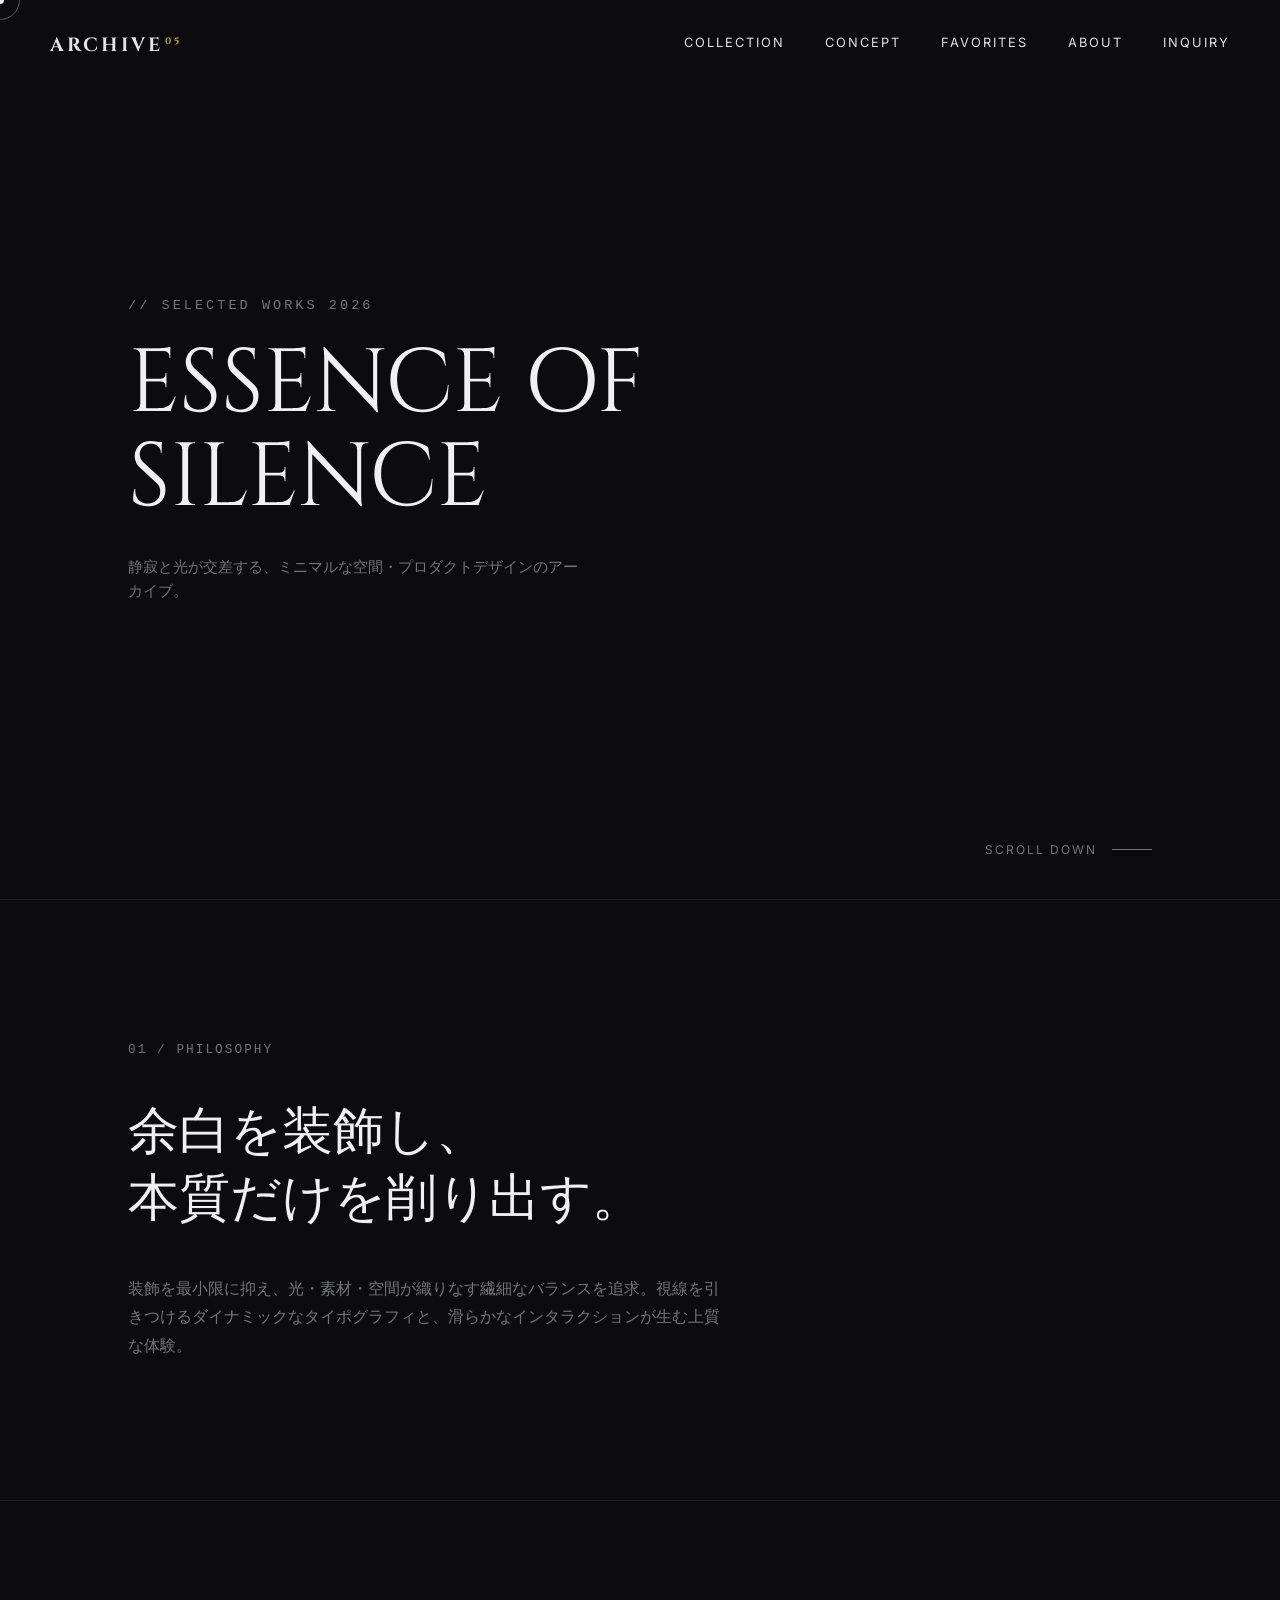
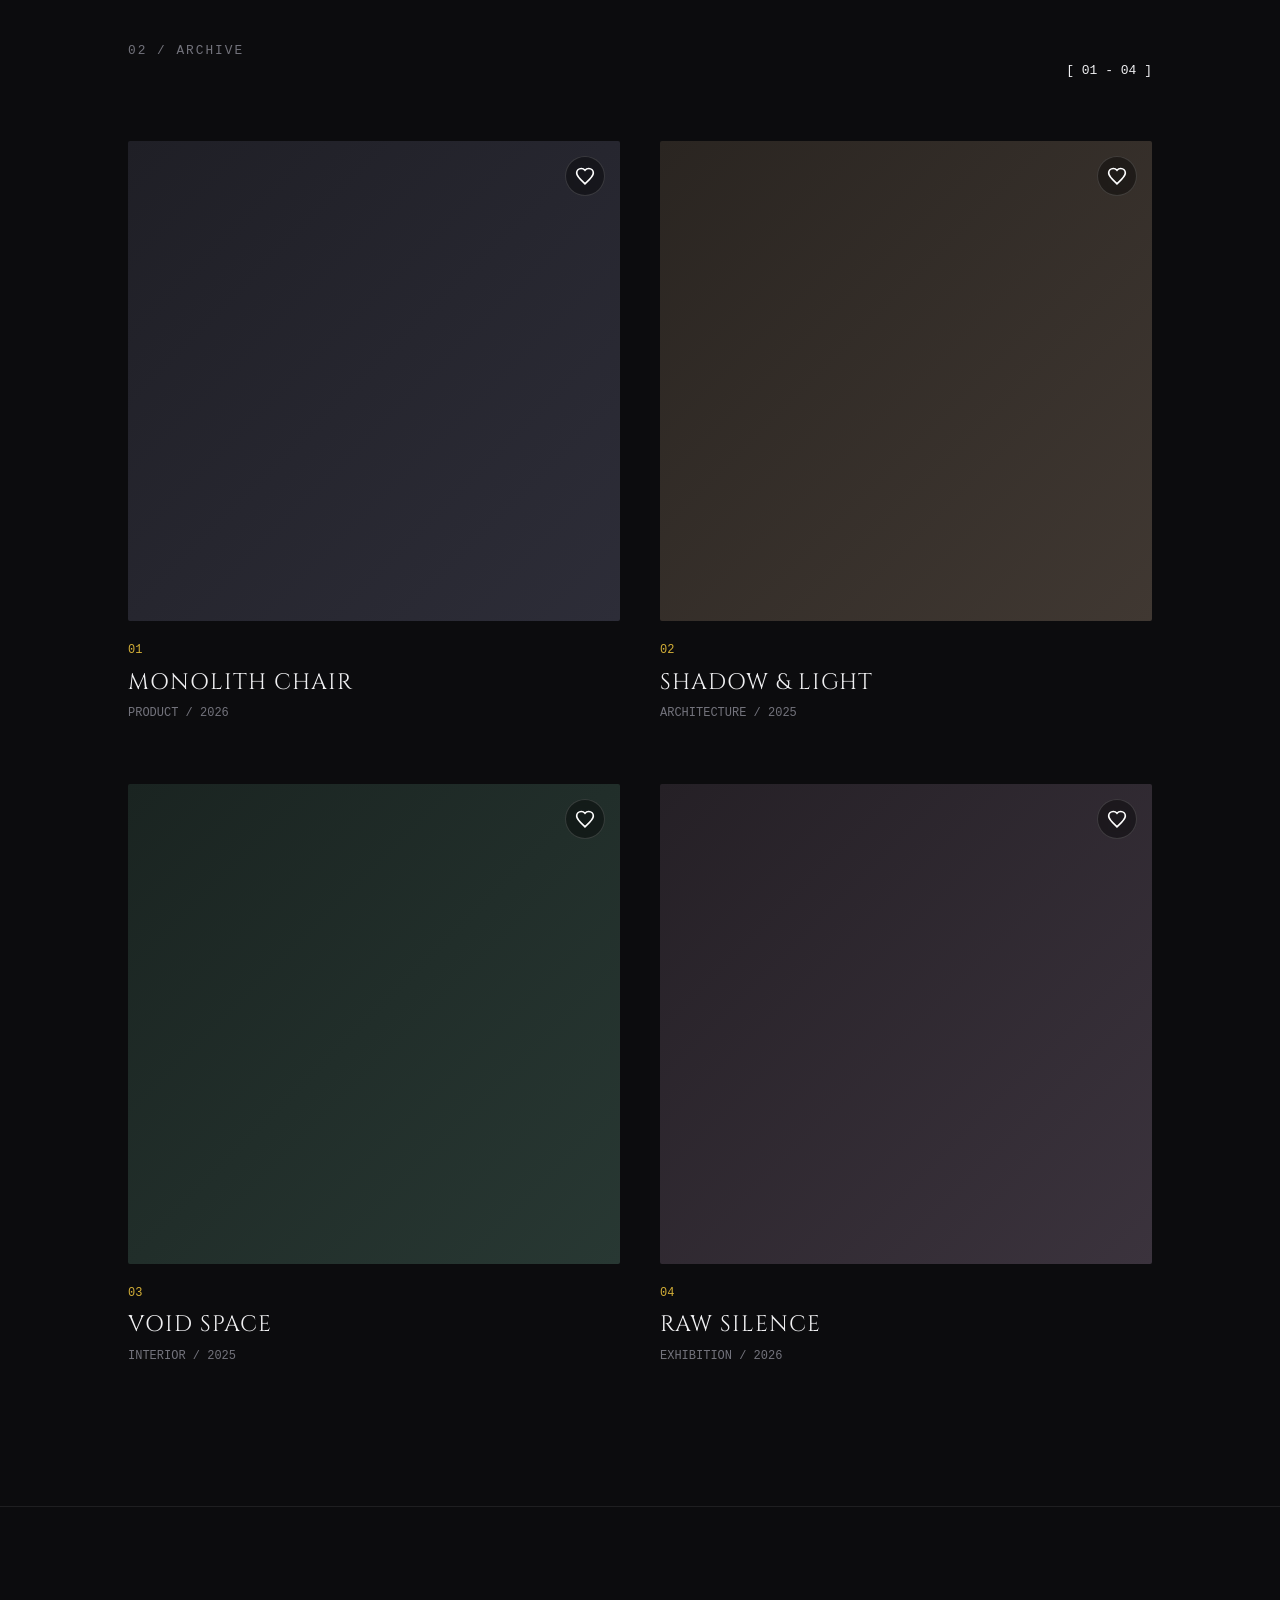
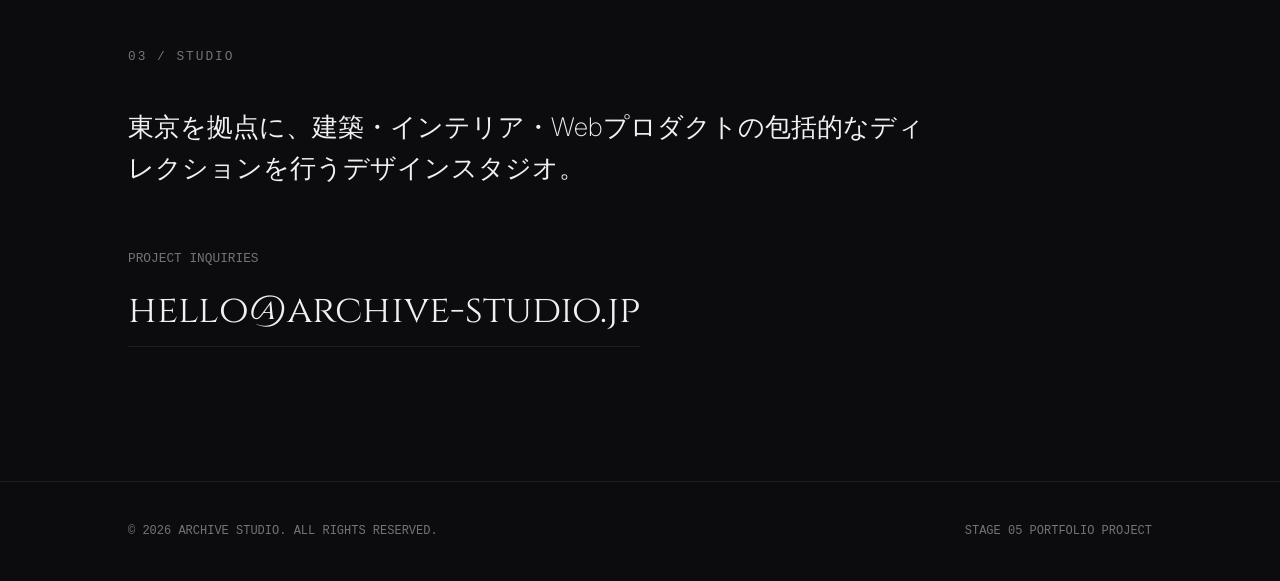
<file: index.html>
<!DOCTYPE html>
<html lang="ja">
<head>
  <meta charset="UTF-8">
  <meta name="viewport" content="width=device-width, initial-scale=1.0">
  <title>ARCHIVE / STUDIO - CONCEPT</title>
  <link rel="preconnect" href="https://fonts.googleapis.com">
  <link rel="preconnect" href="https://fonts.gstatic.com" crossorigin>
  <link href="https://fonts.googleapis.com/css2?family=Cinzel:wght@400;600;700&family=Inter:wght@200;400;600&display=swap" rel="stylesheet">
  <link rel="stylesheet" href="style.css">
</head>
<body>

  <!-- カスタムカーソル -->
  <div class="custom-cursor"></div>
  <div class="cursor-follower"></div>

  <!-- ヘッダー -->
  <header class="site-header">
    <div class="brand-logo hover-target">ARCHIVE<sup>05</sup></div>
    <nav class="site-nav">
      <a href="#works" class="nav-link hover-target">COLLECTION</a>
      <a href="#concept" class="nav-link hover-target">CONCEPT</a>
      <a href="favorites.html" class="nav-link hover-target">FAVORITES</a>
      <a href="#about" class="nav-link hover-target">ABOUT</a>
      <a href="#contact" class="nav-link hover-target">INQUIRY</a>
    </nav>
  </header>

  <main>
    <!-- 1. ヒーローセクション（見開き） -->
    <section class="hero-section">
      <div class="hero-text-wrap">
        <p class="hero-sub font-mono">// SELECTED WORKS 2026</p>
        <h1 class="hero-title hover-target">ESSENCE OF<br>SILENCE</h1>
        <p class="hero-desc">静寂と光が交差する、ミニマルな空間・プロダクトデザインのアーカイブ。</p>
      </div>
      <div class="hero-scroll-indicator">
        <span>SCROLL DOWN</span>
        <div class="scroll-line"></div>
      </div>
    </section>

    <!-- 2. コンセプトセクション -->
    <section id="concept" class="section-container concept-section">
      <div class="section-label font-mono">01 / PHILOSOPHY</div>
      <h2 class="concept-statement hover-target">
        余白を装飾し、<br>
        本質だけを削り出す。
      </h2>
      <p class="concept-text">
        装飾を最小限に抑え、光・素材・空間が織りなす繊細なバランスを追求。視線を引きつけるダイナミックなタイポグラフィと、滑らかなインタラクションが生む上質な体験。
      </p>
    </section>

    <!-- 3. コレクション・ギャラリーセクション -->
    <section id="works" class="section-container gallery-section">
      <div class="section-header-flex">
        <div class="section-label font-mono">02 / ARCHIVE</div>
        <div class="gallery-counter font-mono">[ 01 - 04 ]</div>
      </div>

      <div class="gallery-grid">
        <!-- Card 1 -->
        <article class="work-card hover-target" data-tilt data-id="work-01">
          <div class="card-img-wrap">
            <div class="dummy-img img-1"></div>
            <div class="card-overlay"><span>VIEW PROJECT</span></div>
            <button class="like-btn hover-target" aria-label="お気に入りに追加">
              <svg class="heart-icon" viewBox="0 0 24 24" width="20" height="20">
                <path d="M12 21.35l-1.45-1.32C5.4 15.36 2 12.28 2 8.5 2 5.42 4.42 3 7.5 3c1.74 0 3.41.81 4.5 2.09C13.09 3.81 14.76 3 16.5 3 19.58 3 22 5.42 22 8.5c0 3.78-3.4 6.86-8.55 11.54L12 21.35z"/>
              </svg>
            </button>
          </div>
          <div class="card-info">
            <span class="card-num font-mono">01</span>
            <h3 class="card-title">MONOLITH CHAIR</h3>
            <p class="card-cat font-mono">PRODUCT / 2026</p>
          </div>
        </article>

        <!-- Card 2 -->
        <article class="work-card hover-target" data-tilt data-id="work-02">
          <div class="card-img-wrap">
            <div class="dummy-img img-2"></div>
            <div class="card-overlay"><span>VIEW PROJECT</span></div>
            <button class="like-btn hover-target" aria-label="お気に入りに追加">
              <svg class="heart-icon" viewBox="0 0 24 24" width="20" height="20">
                <path d="M12 21.35l-1.45-1.32C5.4 15.36 2 12.28 2 8.5 2 5.42 4.42 3 7.5 3c1.74 0 3.41.81 4.5 2.09C13.09 3.81 14.76 3 16.5 3 19.58 3 22 5.42 22 8.5c0 3.78-3.4 6.86-8.55 11.54L12 21.35z"/>
              </svg>
            </button>
          </div>
          <div class="card-info">
            <span class="card-num font-mono">02</span>
            <h3 class="card-title">SHADOW & LIGHT</h3>
            <p class="card-cat font-mono">ARCHITECTURE / 2025</p>
          </div>
        </article>

        <!-- Card 3 -->
        <article class="work-card hover-target" data-tilt data-id="work-03">
          <div class="card-img-wrap">
            <div class="dummy-img img-3"></div>
            <div class="card-overlay"><span>VIEW PROJECT</span></div>
            <button class="like-btn hover-target" aria-label="お気に入りに追加">
              <svg class="heart-icon" viewBox="0 0 24 24" width="20" height="20">
                <path d="M12 21.35l-1.45-1.32C5.4 15.36 2 12.28 2 8.5 2 5.42 4.42 3 7.5 3c1.74 0 3.41.81 4.5 2.09C13.09 3.81 14.76 3 16.5 3 19.58 3 22 5.42 22 8.5c0 3.78-3.4 6.86-8.55 11.54L12 21.35z"/>
              </svg>
            </button>
          </div>
          <div class="card-info">
            <span class="card-num font-mono">03</span>
            <h3 class="card-title">VOID SPACE</h3>
            <p class="card-cat font-mono">INTERIOR / 2025</p>
          </div>
        </article>

        <!-- Card 4 -->
        <article class="work-card hover-target" data-tilt data-id="work-04">
          <div class="card-img-wrap">
            <div class="dummy-img img-4"></div>
            <div class="card-overlay"><span>VIEW PROJECT</span></div>
            <button class="like-btn hover-target" aria-label="お気に入りに追加">
              <svg class="heart-icon" viewBox="0 0 24 24" width="20" height="20">
                <path d="M12 21.35l-1.45-1.32C5.4 15.36 2 12.28 2 8.5 2 5.42 4.42 3 7.5 3c1.74 0 3.41.81 4.5 2.09C13.09 3.81 14.76 3 16.5 3 19.58 3 22 5.42 22 8.5c0 3.78-3.4 6.86-8.55 11.54L12 21.35z"/>
              </svg>
            </button>
          </div>
          <div class="card-info">
            <span class="card-num font-mono">04</span>
            <h3 class="card-title">RAW SILENCE</h3>
            <p class="card-cat font-mono">EXHIBITION / 2026</p>
          </div>
        </article>
      </div>
    </section>

    <!-- 4. ABOUT & FOOTER -->
    <section id="about" class="section-container about-section">
      <div class="section-label font-mono">03 / STUDIO</div>
      <div class="about-content">
        <p class="about-lead">東京を拠点に、建築・インテリア・Webプロダクトの包括的なディレクションを行うデザインスタジオ。</p>
        <div class="contact-box" id="contact">
          <p class="font-mono">PROJECT INQUIRIES</p>
          <a href="mailto:info@example.com" class="email-link hover-target">hello@archive-studio.jp</a>
        </div>
      </div>
    </section>
  </main>

  <footer class="site-footer font-mono">
    <p>&copy; 2026 ARCHIVE STUDIO. ALL RIGHTS RESERVED.</p>
    <p>STAGE 05 PORTFOLIO PROJECT</p>
  </footer>

  <script src="script.js"></script>
</body>
</html>
</file>
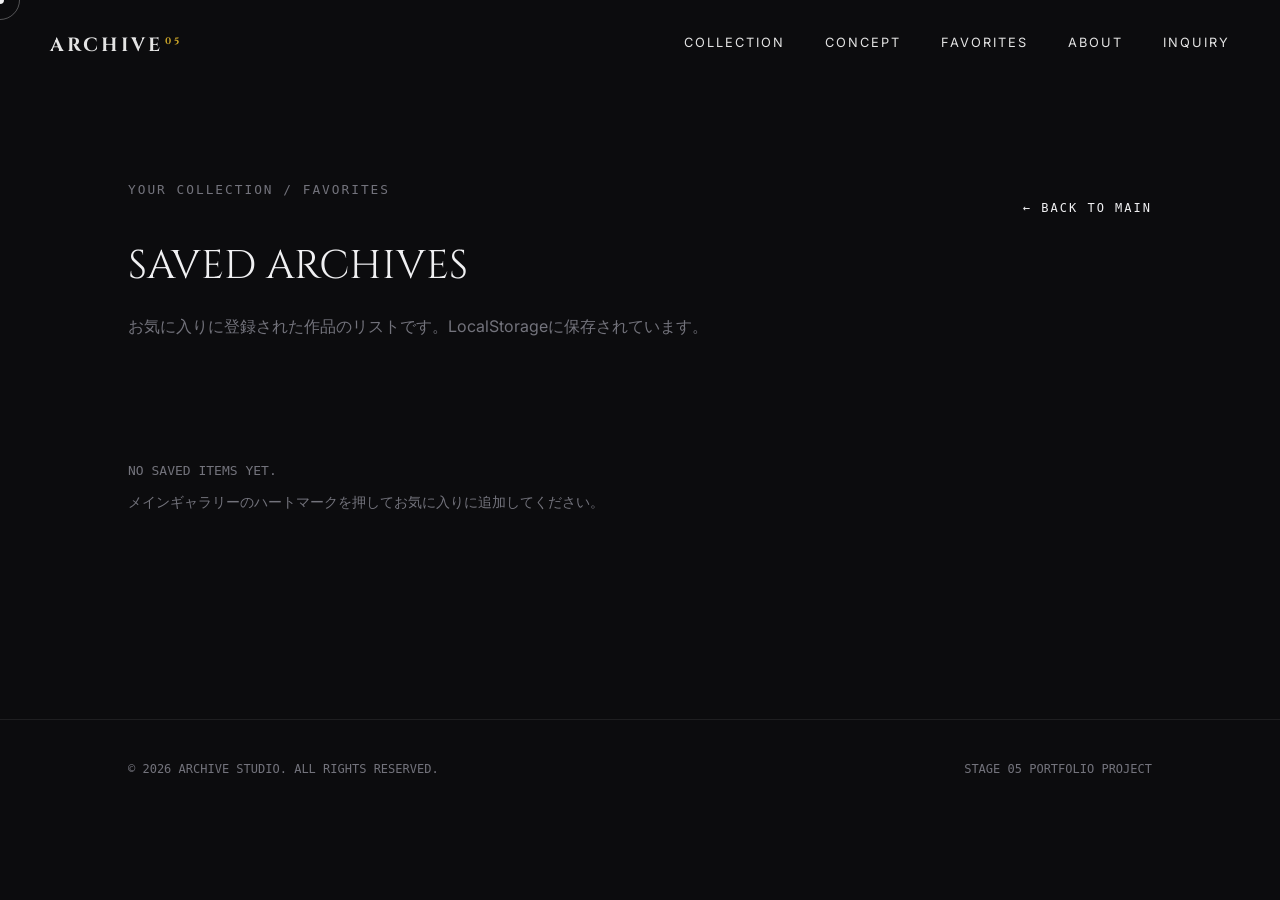
<file: favorites.html>
<!DOCTYPE html>
<html lang="ja">
<head>
  <meta charset="UTF-8">
  <meta name="viewport" content="width=device-width, initial-scale=1.0">
  <title>FAVORITES / ARCHIVE STUDIO</title>
  <link rel="preconnect" href="https://fonts.googleapis.com">
  <link rel="preconnect" href="https://fonts.gstatic.com" crossorigin>
  <link href="https://fonts.googleapis.com/css2?family=Cinzel:wght@400;600;700&family=Inter:wght@200;400;600&display=swap" rel="stylesheet">
  <link rel="stylesheet" href="style.css">
</head>
<body>

  <!-- カスタムカーソル -->
  <div class="custom-cursor"></div>
  <div class="cursor-follower"></div>

  <!-- ヘッダー -->
  <header class="site-header">
    <a href="index.html" class="brand-logo hover-target" style="text-decoration: none; color: inherit;">ARCHIVE<sup>05</sup></a>
    <nav class="site-nav">
      <a href="#works" class="nav-link hover-target">COLLECTION</a>
      <a href="#concept" class="nav-link hover-target">CONCEPT</a>
      <a href="favorites.html" class="nav-link hover-target">FAVORITES</a>
      <a href="#about" class="nav-link hover-target">ABOUT</a>
      <a href="#contact" class="nav-link hover-target">INQUIRY</a>
    </nav>
  </header>

  <main>
    <section class="section-container" style="padding-top: 180px; min-height: 80vh;">
      <div class="section-header-flex">
        <div class="section-label font-mono">YOUR COLLECTION / FAVORITES</div>
        <a href="index.html" class="nav-link hover-target font-mono" style="font-size: 0.75rem;">← BACK TO MAIN</a>
      </div>

      <h1 class="concept-statement" style="font-size: 2.5rem; margin-bottom: 20px;">SAVED ARCHIVES</h1>
      <p class="concept-text" style="margin-bottom: 60px;">お気に入りに登録された作品のリストです。LocalStorageに保存されています。</p>

      <!-- いいねしたカードがここにJavaScriptで動的生成されます -->
      <div id="favorites-grid" class="gallery-grid"></div>

      <!-- いいねがゼロの時に表示するメッセージ -->
      <div id="empty-message" style="display: none; padding: 60px 0; color: var(--text-muted);" class="font-mono">
        <p>NO SAVED ITEMS YET.</p>
        <p style="margin-top: 10px; font-size: 0.85rem;">メインギャラリーのハートマークを押してお気に入りに追加してください。</p>
      </div>
    </section>
  </main>

  <footer class="site-footer font-mono">
    <p>&copy; 2026 ARCHIVE STUDIO. ALL RIGHTS RESERVED.</p>
    <p>STAGE 05 PORTFOLIO PROJECT</p>
  </footer>

  <script src="favorites.js"></script>
</body>
</html>
</file>
<file: style.css>
/* ==========================================================================
   RESET & BASE STYLES
   ========================================================================== */
*, *::before, *::after {
  box-sizing: border-box;
  margin: 0;
  padding: 0;
}

:root {
  --bg-color: #0c0c0e;
  --text-main: #f0f0f2;
  --text-muted: #73737c;
  --accent-color: #d4af37; /* 上品なシャンパンゴールド */
  --border-color: rgba(255, 255, 255, 0.08);
  --font-serif: 'Cinzel', serif;
  --font-sans: 'Inter', sans-serif;
  --font-mono: monospace;
}

body {
  background-color: var(--bg-color);
  color: var(--text-main);
  font-family: var(--font-sans);
  overflow-x: hidden;
  line-height: 1.6;
  cursor: none; /* デフォルトのカーソルを消してカスタムカーソルを使用 */
}

/* ==========================================================================
   CUSTOM CURSOR (マグネティックカーソル)
   ========================================================================== */
.custom-cursor {
  position: fixed;
  top: 0;
  left: 0;
  width: 8px;
  height: 8px;
  background-color: var(--text-main);
  border-radius: 50%;
  pointer-events: none;
  z-index: 9999;
  transform: translate(-50%, -50%);
  transition: transform 0.1s ease, background-color 0.3s ease;
}

.cursor-follower {
  position: fixed;
  top: 0;
  left: 0;
  width: 40px;
  height: 40px;
  border: 1px solid rgba(255, 255, 255, 0.3);
  border-radius: 50%;
  pointer-events: none;
  z-index: 9998;
  transform: translate(-50%, -50%);
  transition: transform 0.25s cubic-bezier(0.25, 1, 0.5, 1), border-color 0.3s ease, width 0.3s, height 0.3s, background-color 0.3s;
}

/* ホバー時のカーソル変化 */
body.hovered .custom-cursor {
  opacity: 0;
}

body.hovered .cursor-follower {
  width: 70px;
  height: 70px;
  background-color: rgba(255, 255, 255, 0.08);
  border-color: var(--text-main);
  backdrop-filter: blur(2px);
}

/* ==========================================================================
   HEADER
   ========================================================================== */
.site-header {
  position: fixed;
  top: 0;
  left: 0;
  width: 100%;
  padding: 30px 50px;
  display: flex;
  justify-content: space-between;
  align-items: center;
  z-index: 100;
  mix-blend-mode: difference;
}

.brand-logo {
  font-family: var(--font-serif);
  font-size: 1.2rem;
  letter-spacing: 3px;
  font-weight: 700;
}

.brand-logo sup {
  font-size: 0.6rem;
  color: var(--accent-color);
  margin-left: 2px;
}

.site-nav {
  display: flex;
  gap: 40px;
}

.nav-link {
  color: var(--text-main);
  text-decoration: none;
  font-size: 0.8rem;
  letter-spacing: 2px;
  position: relative;
  padding-bottom: 4px;
}

.nav-link::after {
  content: '';
  position: absolute;
  bottom: 0;
  left: 0;
  width: 0;
  height: 1px;
  background-color: var(--text-main);
  transition: width 0.3s ease;
}

.nav-link:hover::after {
  width: 100%;
}

/* ==========================================================================
   HERO SECTION
   ========================================================================== */
.hero-section {
  height: 100vh;
  display: flex;
  flex-direction: column;
  justify-content: center;
  padding: 0 10vw;
  position: relative;
  border-bottom: 1px solid var(--border-color);
}

.hero-sub {
  color: var(--text-muted);
  font-size: 0.85rem;
  letter-spacing: 3px;
  margin-bottom: 20px;
}

.hero-title {
  font-family: var(--font-serif);
  font-size: clamp(3rem, 7vw, 7.5rem);
  line-height: 1.05;
  font-weight: 400;
  letter-spacing: -1px;
  margin-bottom: 30px;
}

.hero-desc {
  color: var(--text-muted);
  max-width: 450px;
  font-size: 0.95rem;
  font-weight: 200;
}

.hero-scroll-indicator {
  position: absolute;
  bottom: 40px;
  right: 10vw;
  display: flex;
  align-items: center;
  gap: 15px;
  font-size: 0.75rem;
  letter-spacing: 2px;
  color: var(--text-muted);
}

.scroll-line {
  width: 40px;
  height: 1px;
  background-color: var(--text-muted);
}

/* ==========================================================================
   SECTIONS GENERAL
   ========================================================================== */
.section-container {
  padding: 140px 10vw;
  border-bottom: 1px solid var(--border-color);
}

.section-label {
  color: var(--text-muted);
  font-size: 0.8rem;
  letter-spacing: 2px;
  margin-bottom: 40px;
}

.font-mono {
  font-family: var(--font-mono);
}

/* Concept */
.concept-statement {
  font-family: var(--font-serif);
  font-size: clamp(2rem, 4vw, 3.5rem);
  font-weight: 400;
  line-height: 1.3;
  margin-bottom: 40px;
}

.concept-text {
  color: var(--text-muted);
  max-width: 600px;
  font-size: 1rem;
  line-height: 1.8;
}

/* Gallery Grid */
.section-header-flex {
  display: flex;
  justify-content: space-between;
  align-items: center;
}

.gallery-grid {
  display: grid;
  grid-template-columns: repeat(2, 1fr);
  gap: 60px 40px;
  margin-top: 40px;
}

.work-card {
  position: relative;
  perspective: 1000px; /* 3Dチルト準備 */
}

.card-img-wrap {
  width: 100%;
  height: 480px;
  position: relative;
  overflow: hidden;
  background-color: #16161a;
  border-radius: 2px;
}

.dummy-img {
  width: 100%;
  height: 100%;
  transition: transform 0.6s cubic-bezier(0.16, 1, 0.3, 1);
}

.img-1 { background: linear-gradient(135deg, #1f1f26, #2d2d38); }
.img-2 { background: linear-gradient(135deg, #2a2521, #403832); }
.img-3 { background: linear-gradient(135deg, #1a2421, #283833); }
.img-4 { background: linear-gradient(135deg, #252026, #3b333d); }

.work-card:hover .dummy-img {
  transform: scale(1.05);
}

.card-overlay {
  position: absolute;
  top: 0;
  left: 0;
  width: 100%;
  height: 100%;
  background: rgba(0,0,0,0.4);
  display: flex;
  justify-content: center;
  align-items: center;
  opacity: 0;
  transition: opacity 0.4s ease;
}

.card-overlay span {
  font-size: 0.8rem;
  letter-spacing: 3px;
  border-bottom: 1px solid var(--text-main);
  padding-bottom: 4px;
}

.work-card:hover .card-overlay {
  opacity: 1;
}

.card-info {
  margin-top: 20px;
}

.card-num {
  font-size: 0.75rem;
  color: var(--accent-color);
  display: block;
  margin-bottom: 4px;
}

.card-title {
  font-family: var(--font-serif);
  font-size: 1.4rem;
  font-weight: 400;
  letter-spacing: 1px;
}

.card-cat {
  font-size: 0.75rem;
  color: var(--text-muted);
  margin-top: 4px;
}

/* About & Contact */
.about-lead {
  font-size: 1.6rem;
  max-width: 800px;
  font-weight: 200;
  margin-bottom: 60px;
}

.contact-box p {
  font-size: 0.8rem;
  color: var(--text-muted);
  margin-bottom: 10px;
}

.email-link {
  font-family: var(--font-serif);
  font-size: clamp(1.5rem, 3vw, 2.5rem);
  color: var(--text-main);
  text-decoration: none;
  border-bottom: 1px solid var(--border-color);
  padding-bottom: 10px;
  transition: border-color 0.3s;
}

.email-link:hover {
  border-color: var(--text-main);
}

/* Footer */
.site-footer {
  padding: 40px 10vw;
  display: flex;
  justify-content: space-between;
  font-size: 0.75rem;
  color: var(--text-muted);
}

/* レスポンシブ対応 */
@media (max-width: 900px) {
  .gallery-grid {
    grid-template-columns: 1fr;
  }
  .site-header {
    padding: 20px 30px;
  }
  .site-nav {
    display: none; /* スマホ用ナビは後ほど拡張可能 */
  }
  body {
    cursor: auto; /* スマホでは標準カーソル */
  }
  .custom-cursor, .cursor-follower {
    display: none;
  }
}
/* ==========================================================================
   LIKE BUTTON
   ========================================================================== */
.like-btn {
  position: absolute;
  top: 15px;
  right: 15px;
  background: rgba(0, 0, 0, 0.4);
  backdrop-filter: blur(4px);
  border: 1px solid rgba(255, 255, 255, 0.15);
  border-radius: 50%;
  width: 40px;
  height: 40px;
  display: flex;
  justify-content: center;
  align-items: center;
  cursor: pointer;
  z-index: 10;
  transition: transform 0.3s ease, background 0.3s ease, border-color 0.3s ease;
}

.heart-icon {
  fill: none;
  stroke: #ffffff;
  stroke-width: 2;
  transition: fill 0.3s ease, stroke 0.3s ease, transform 0.2s ease;
}

.like-btn:hover {
  background: rgba(0, 0, 0, 0.7);
  border-color: var(--accent-color);
}

/* いいね（アクティブ）状態 */
.like-btn.is-active .heart-icon {
  fill: #e63946; /* 赤く点灯 */
  stroke: #e63946;
  transform: scale(1.15);
}

.like-btn.is-active {
  border-color: rgba(230, 57, 70, 0.4);
}
</file>
